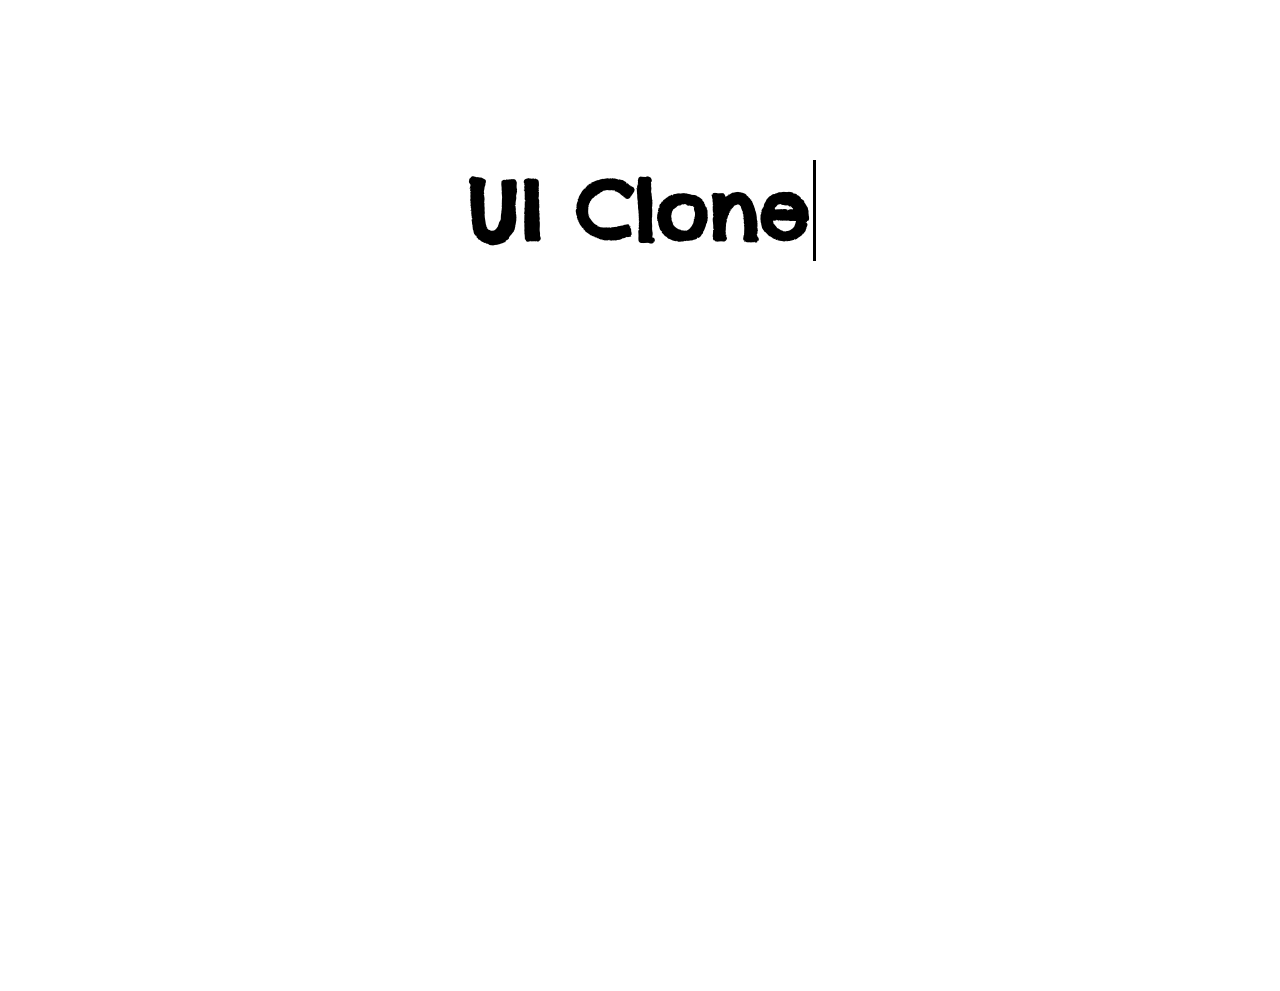
<file: index.html>
<!DOCTYPE html>
<html lang="en">
<head>
    <meta charset="UTF-8">
    <meta name="viewport" content="width=device-width, initial-scale=1.0">
    
    <!-- Primary Meta Tags -->
    <title>UI Clones - Ch0udharyJi</title>
    <meta name="title" content="UI Clones - Ch0udharyJi">
    <meta name="description" content="A showcase of popular website UI clones built from scratch by Ch0udharyJi.">
    <meta name="author" content="Ch0udharyJi">

    <meta name="theme-color" content="#121212">

    <!-- Open Graph / Facebook / LinkedIn / Discord -->
    <meta property="og:type" content="website">
    <meta property="og:url" content="https://ch0udharyji.github.io/ui-clones/">
    <meta property="og:title" content="UI Clones - Ch0udharyJi">
    <meta property="og:description" content="A showcase of popular website UI clones built from scratch by Ch0udharyJi.">

    <!-- Twitter -->
    <meta property="twitter:card" content="summary">
    <meta property="twitter:url" content="https://ch0udharyji.github.io/ui-clones/">
    <meta property="twitter:title" content="UI Clones - Ch0udharyJi">
    <meta property="twitter:description" content="A showcase of popular website UI clones built from scratch by Ch0udharyJi.">
    <meta property="twitter:creator" content="@ch0udharyJiX">

    <link rel="stylesheet" href="styles.css">
    <link rel="stylesheet" href="https://cdnjs.cloudflare.com/ajax/libs/font-awesome/6.5.1/css/all.min.css">
    <link rel="preconnect" href="https://fonts.googleapis.com">
    <link rel="preconnect" href="https://fonts.gstatic.com" crossorigin>
    <link href="https://fonts.googleapis.com/css2?family=Chelsea+Market&family=Google+Sans+Code:ital,wght,MONO@0,300..800,1;1,300..800,1&display=swap" rel="stylesheet">
</head>
<body class="site-loading">

  <header>
    <a href="index.html">Home</a>
    <a href="security-pg.html">Security</a>
    <a href="lic-pg.html">License</a>
    <button id="themeToggleBtn" class="theme-toggle" aria-label="Toggle Dark Mode">
      <i class="fa-solid fa-moon"></i>
    </button>
  </header>
  
  <div class="center-part">
    <div class="heading-txt">
      <h1>UI Clones</h1>
    </div>
    
    <div class="description-txt">
      <p class="p1-txt">Here I rebuild popular websites ui (with few features) from scratch as my practice and showcase it and store it in this github repo.</p>
      <p class="p2-txt">Right now, you are seeing the web view of it.....</p>
    </div>
    
    <div class="projects-grid">
      <a href="./X/x-home.html" class="minimal-card x-go-btn">
        <div class="minimal-card-left">
          <i class="fa-brands fa-x-twitter x-logo-icon"></i>
          <span class="project-title">X (Twitter)</span>
        </div>
        <div class="minimal-card-right">
          <i class="fa-solid fa-arrow-right"></i>
        </div>
      </a>

      <a href="./Instagram/login.html" class="minimal-card instagram-go-btn">
        <div class="minimal-card-left">
          <i class="fa-brands fa-instagram insta-gradient"></i>
          <span class="project-title">Instagram</span>
        </div>
        <div class="minimal-card-right">
          <i class="fa-solid fa-arrow-right"></i>
        </div>
      </a>

      <a href="./Work In Progress/under-dev.html" class="minimal-card linkedin-go-btn">
        <div class="minimal-card-left">
          <i class="fa-brands fa-linkedin" style="color: #0A66C2;"></i>
          <span class="project-title">LinkedIn</span>
        </div>
        <div class="minimal-card-right">
          <i class="fa-solid fa-arrow-right"></i>
        </div>
      </a>
    </div>
    
  </div>

  <a href="#" class="go-up-btn" id="goUpBtn"><i class="fa-solid fa-arrow-up"></i></a>

  <div class="social-footer">
  <a href="https://www.hackerrank.com/profile/ch0udharyji" target="_blank" aria-label="HackerRank">
    <i class="fab fa-hackerrank"></i>
  </a>
  <a href="https://leetcode.com/u/ch0udharyji/" target="_blank" aria-label="LeetCode">
    <i class="fas fa-code"></i>
  </a>
  <a href="https://www.linkedin.com/in/ch0udharyji/" target="_blank" aria-label="LinkedIn">
    <i class="fab fa-linkedin"></i>
  </a>
  <a href="https://www.kaggle.com/shubhamch0udhary" target="_blank" aria-label="Kaggle">
    <i class="fab fa-kaggle"></i>
  </a>
  <a href="https://github.com/ch0udharyji" target="_blank" aria-label="GitHub">
    <i class="fab fa-github"></i>
  </a>
  <a href="https://x.com/ch0udharyJiX" target="_blank" aria-label="X">
    <i class="fab fa-x-twitter"></i>
  </a>
</div>
  <div id="loading-overlay" class="loading-overlay">
    <div class="loader"></div>
    <p>Loading clone...</p>
  </div>

  <script src="scripts.js"></script>
</body>
</html>
</file>
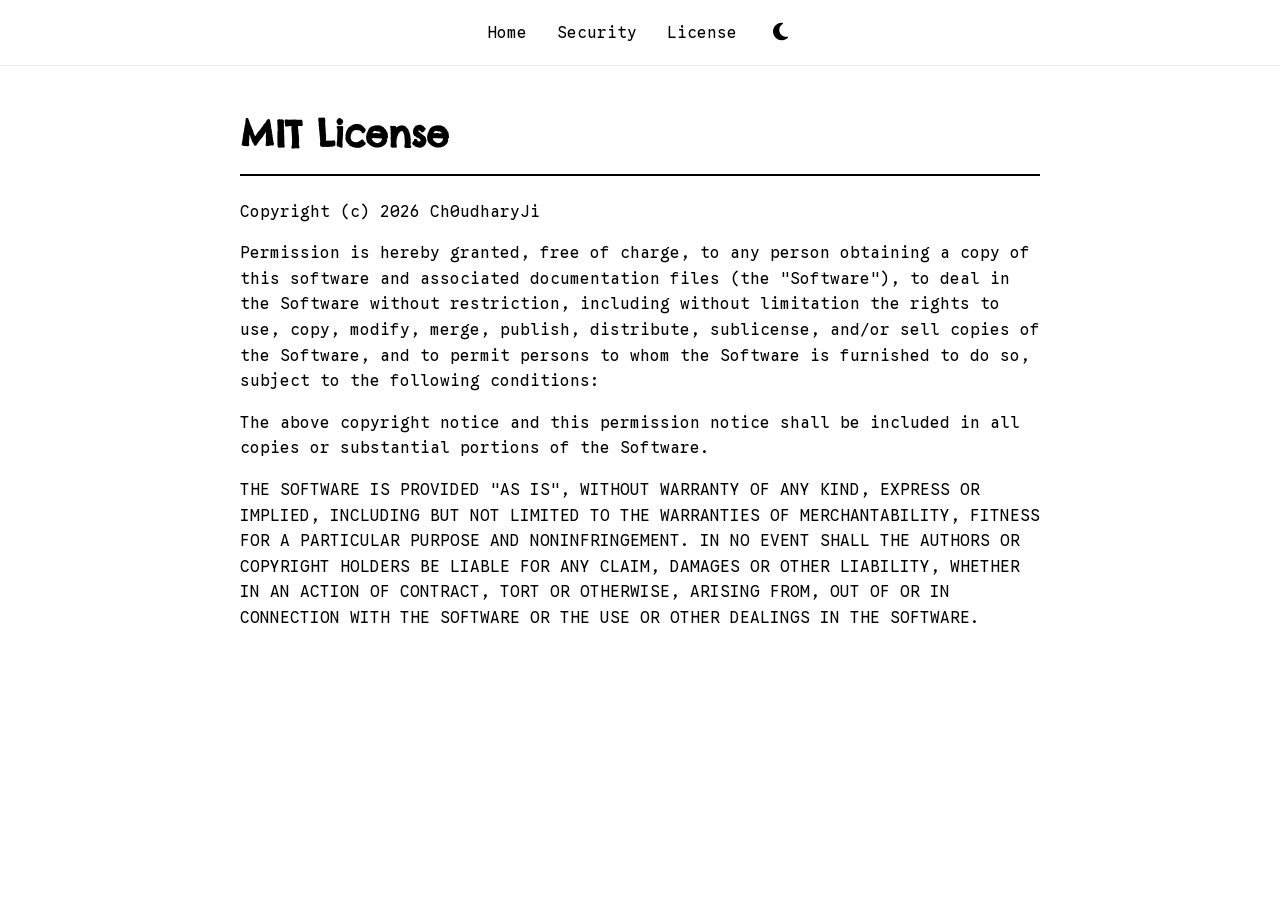
<file: lic-pg.html>
<!DOCTYPE html>
<html lang="en">
<head>
    <meta charset="UTF-8">
    <meta name="viewport" content="width=device-width, initial-scale=1.0">
    
    <!-- Primary Meta Tags -->
    <title>License - UI Clones</title>
    <meta name="title" content="License - UI Clones">
    <meta name="description" content="MIT License for Ch0udharyJi's UI Clones repository.">
    <meta name="author" content="Ch0udharyJi">

    <meta name="theme-color" content="#121212">

    <!-- Open Graph / Facebook / LinkedIn / Discord -->
    <meta property="og:type" content="website">
    <meta property="og:url" content="https://ch0udharyji.github.io/ui-clones/lic-pg.html">
    <meta property="og:title" content="License - UI Clones">
    <meta property="og:description" content="MIT License for Ch0udharyJi's UI Clones repository.">

    <!-- Twitter -->
    <meta property="twitter:card" content="summary">
    <meta property="twitter:url" content="https://ch0udharyji.github.io/ui-clones/lic-pg.html">
    <meta property="twitter:title" content="License - UI Clones">
    <meta property="twitter:description" content="MIT License for Ch0udharyJi's UI Clones repository.">
    <meta property="twitter:creator" content="@ch0udharyJiX">

    <link rel="stylesheet" href="styles.css">
    <link rel="stylesheet" href="https://cdnjs.cloudflare.com/ajax/libs/font-awesome/6.5.1/css/all.min.css">
    <link rel="preconnect" href="https://fonts.googleapis.com">
    <link rel="preconnect" href="https://fonts.gstatic.com" crossorigin>
    <link href="https://fonts.googleapis.com/css2?family=Chelsea+Market&family=Google+Sans+Code:ital,wght,MONO@0,300..800,1;1,300..800,1&display=swap" rel="stylesheet">
</head>
<body>

  <header>
    <a href="index.html">Home</a>
    <a href="security-pg.html">Security</a>
    <a href="lic-pg.html">License</a>
    <button id="themeToggleBtn" class="theme-toggle" aria-label="Toggle Dark Mode">
      <i class="fa-solid fa-moon"></i>
    </button>
  </header>

  <div class="page-content">
    <h1>MIT License</h1>
    
    <p>Copyright (c) 2026 Ch0udharyJi</p>
    
    <p>Permission is hereby granted, free of charge, to any person obtaining a copy
    of this software and associated documentation files (the "Software"), to deal
    in the Software without restriction, including without limitation the rights
    to use, copy, modify, merge, publish, distribute, sublicense, and/or sell
    copies of the Software, and to permit persons to whom the Software is
    furnished to do so, subject to the following conditions:</p>
    
    <p>The above copyright notice and this permission notice shall be included in all
    copies or substantial portions of the Software.</p>
    
    <p>THE SOFTWARE IS PROVIDED "AS IS", WITHOUT WARRANTY OF ANY KIND, EXPRESS OR
    IMPLIED, INCLUDING BUT NOT LIMITED TO THE WARRANTIES OF MERCHANTABILITY,
    FITNESS FOR A PARTICULAR PURPOSE AND NONINFRINGEMENT. IN NO EVENT SHALL THE
    AUTHORS OR COPYRIGHT HOLDERS BE LIABLE FOR ANY CLAIM, DAMAGES OR OTHER
    LIABILITY, WHETHER IN AN ACTION OF CONTRACT, TORT OR OTHERWISE, ARISING FROM,
    OUT OF OR IN CONNECTION WITH THE SOFTWARE OR THE USE OR OTHER DEALINGS IN THE
    SOFTWARE.</p>
  </div>

  <script src="scripts.js"></script>
</body>
</html>
</file>
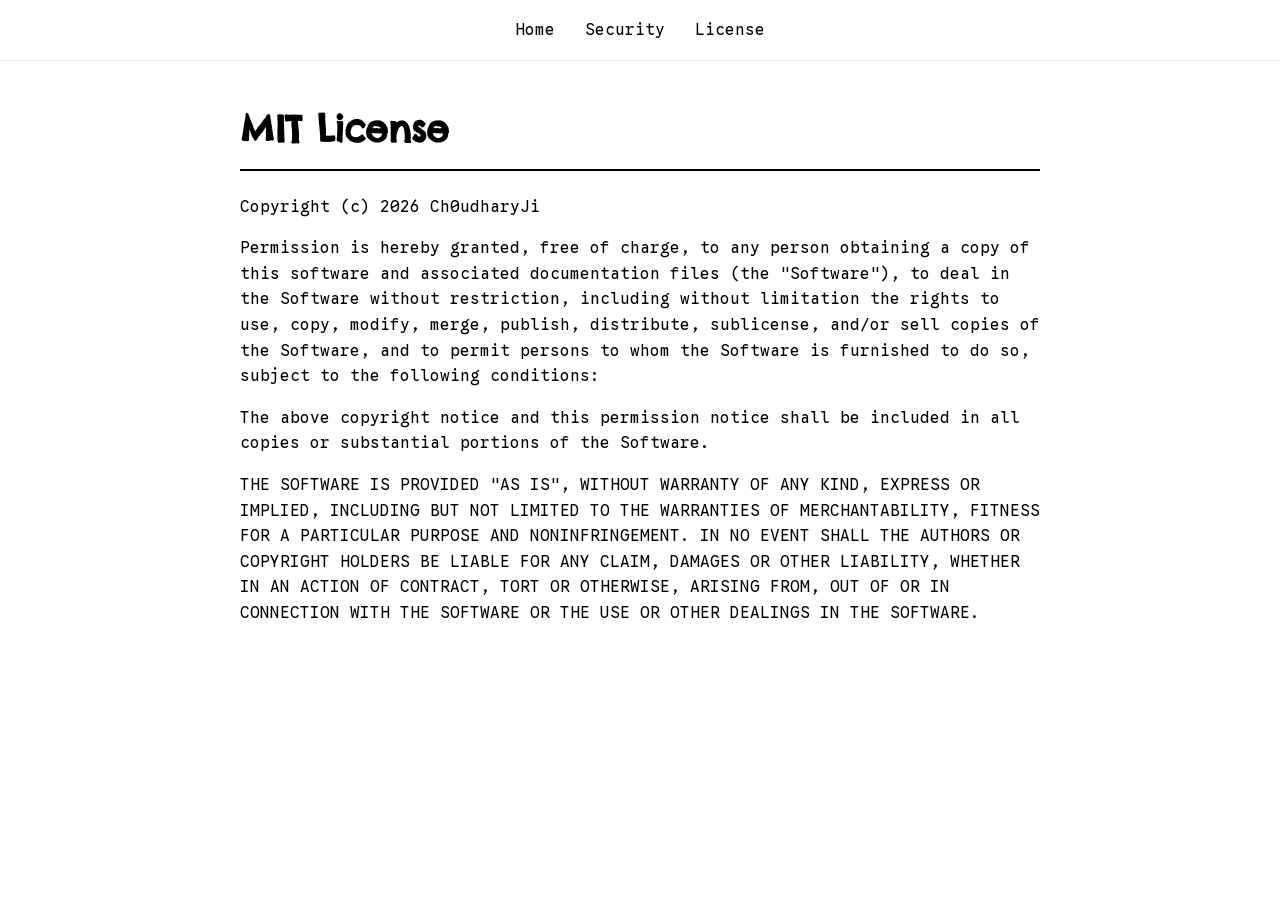
<file: license-pg.html>
<!DOCTYPE html>
<html lang="en">
<head>
    <meta charset="UTF-8">
    <meta name="viewport" content="width=device-width, initial-scale=1.0">
    <title>License - UI Clones</title>
    <link rel="stylesheet" href="styles.css">
    <link rel="preconnect" href="https://fonts.googleapis.com">
    <link rel="preconnect" href="https://fonts.gstatic.com" crossorigin>
    <link href="https://fonts.googleapis.com/css2?family=Chelsea+Market&family=Google+Sans+Code:ital,wght,MONO@0,300..800,1;1,300..800,1&display=swap" rel="stylesheet">
</head>
<body>

  <header>
    <a href="index.html">Home</a>
    <a href="security-pg.html">Security</a>
    <a href="license-pg.html">License</a>
  </header>

  <div class="page-content">
    <h1>MIT License</h1>
    
    <p>Copyright (c) 2026 Ch0udharyJi</p>
    
    <p>Permission is hereby granted, free of charge, to any person obtaining a copy
    of this software and associated documentation files (the "Software"), to deal
    in the Software without restriction, including without limitation the rights
    to use, copy, modify, merge, publish, distribute, sublicense, and/or sell
    copies of the Software, and to permit persons to whom the Software is
    furnished to do so, subject to the following conditions:</p>
    
    <p>The above copyright notice and this permission notice shall be included in all
    copies or substantial portions of the Software.</p>
    
    <p>THE SOFTWARE IS PROVIDED "AS IS", WITHOUT WARRANTY OF ANY KIND, EXPRESS OR
    IMPLIED, INCLUDING BUT NOT LIMITED TO THE WARRANTIES OF MERCHANTABILITY,
    FITNESS FOR A PARTICULAR PURPOSE AND NONINFRINGEMENT. IN NO EVENT SHALL THE
    AUTHORS OR COPYRIGHT HOLDERS BE LIABLE FOR ANY CLAIM, DAMAGES OR OTHER
    LIABILITY, WHETHER IN AN ACTION OF CONTRACT, TORT OR OTHERWISE, ARISING FROM,
    OUT OF OR IN CONNECTION WITH THE SOFTWARE OR THE USE OR OTHER DEALINGS IN THE
    SOFTWARE.</p>
  </div>

</body>
</html>
</file>
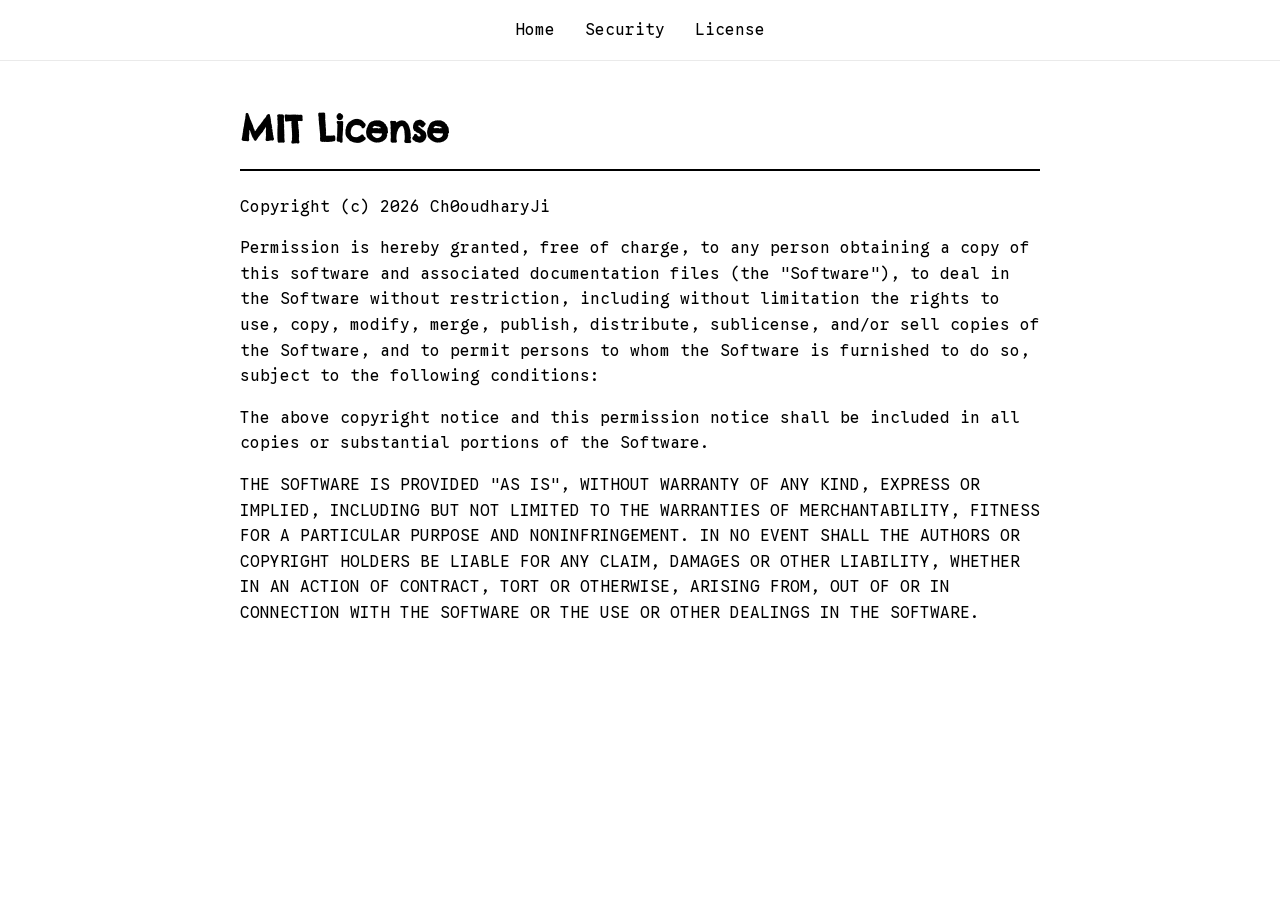
<file: license.html>
<!DOCTYPE html>
<html lang="en">
<head>
    <meta charset="UTF-8">
    <meta name="viewport" content="width=device-width, initial-scale=1.0">
    <title>License - UI Clones</title>
    <link rel="stylesheet" href="styles.css">
    <link rel="preconnect" href="https://fonts.googleapis.com">
    <link rel="preconnect" href="https://fonts.gstatic.com" crossorigin>
    <link href="https://fonts.googleapis.com/css2?family=Chelsea+Market&family=Google+Sans+Code:ital,wght,MONO@0,300..800,1;1,300..800,1&display=swap" rel="stylesheet">
</head>
<body>

  <header>
    <a href="index.html">Home</a>
    <a href="security.html">Security</a>
    <a href="license.html">License</a>
  </header>

  <div class="page-content">
    <h1>MIT License</h1>
    
    <p>Copyright (c) 2026 Ch0oudharyJi</p>
    
    <p>Permission is hereby granted, free of charge, to any person obtaining a copy
    of this software and associated documentation files (the "Software"), to deal
    in the Software without restriction, including without limitation the rights
    to use, copy, modify, merge, publish, distribute, sublicense, and/or sell
    copies of the Software, and to permit persons to whom the Software is
    furnished to do so, subject to the following conditions:</p>
    
    <p>The above copyright notice and this permission notice shall be included in all
    copies or substantial portions of the Software.</p>
    
    <p>THE SOFTWARE IS PROVIDED "AS IS", WITHOUT WARRANTY OF ANY KIND, EXPRESS OR
    IMPLIED, INCLUDING BUT NOT LIMITED TO THE WARRANTIES OF MERCHANTABILITY,
    FITNESS FOR A PARTICULAR PURPOSE AND NONINFRINGEMENT. IN NO EVENT SHALL THE
    AUTHORS OR COPYRIGHT HOLDERS BE LIABLE FOR ANY CLAIM, DAMAGES OR OTHER
    LIABILITY, WHETHER IN AN ACTION OF CONTRACT, TORT OR OTHERWISE, ARISING FROM,
    OUT OF OR IN CONNECTION WITH THE SOFTWARE OR THE USE OR OTHER DEALINGS IN THE
    SOFTWARE.</p>
  </div>

</body>
</html>
</file>
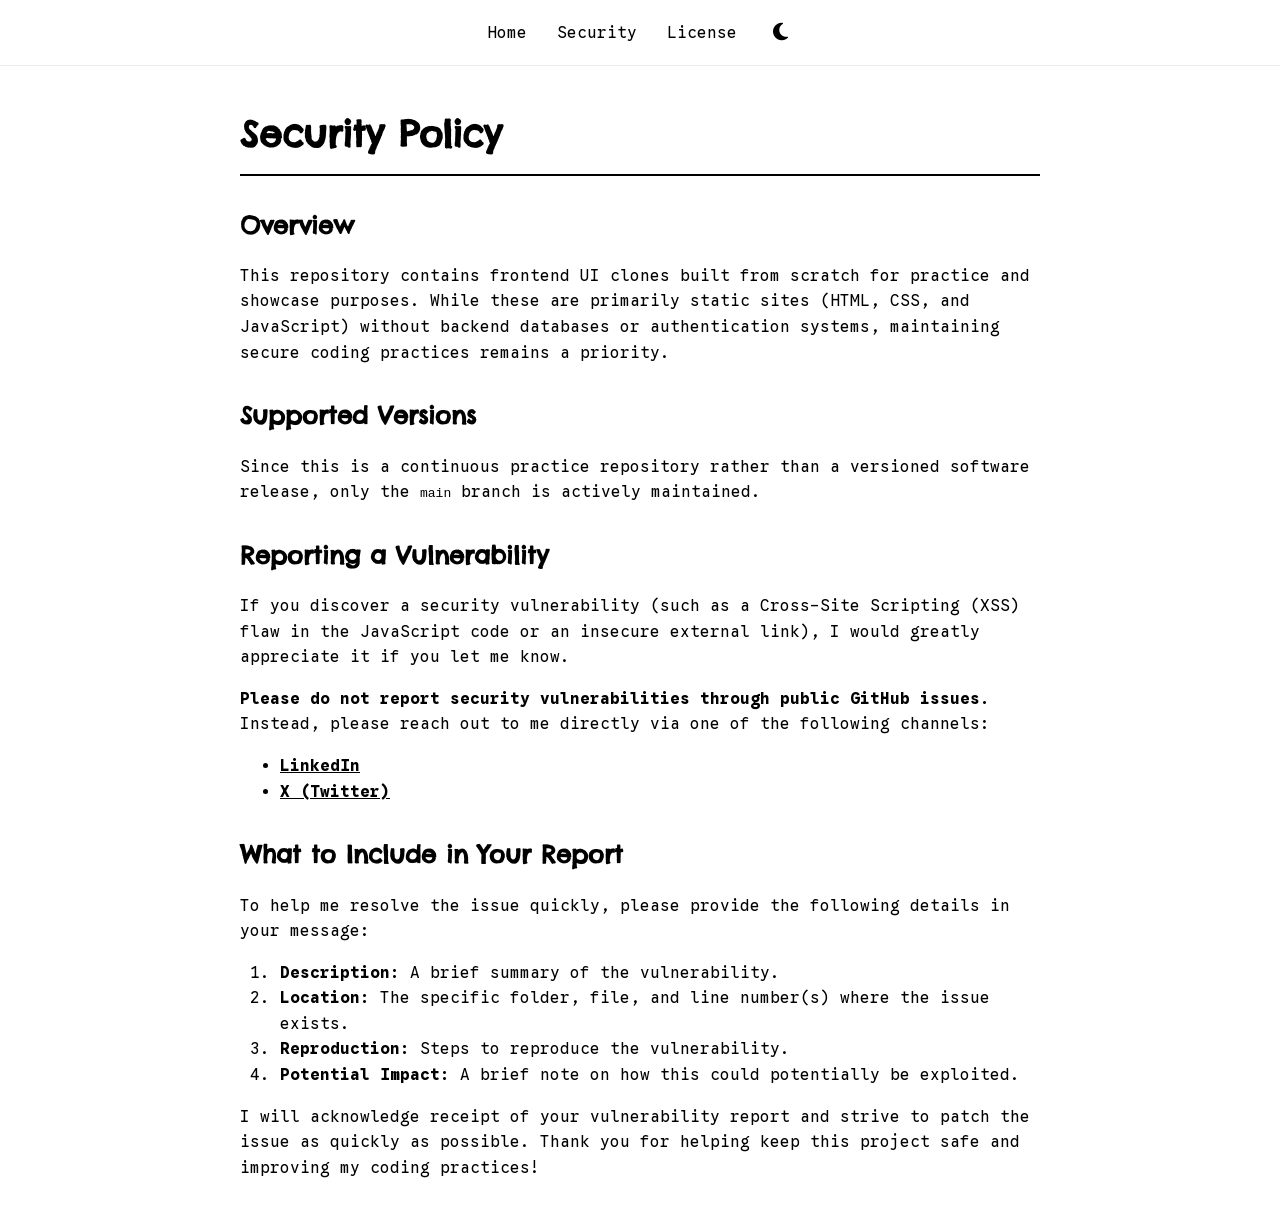
<file: security-pg.html>
<!DOCTYPE html>
<html lang="en">
<head>
    <meta charset="UTF-8">
    <meta name="viewport" content="width=device-width, initial-scale=1.0">
    
    <!-- Primary Meta Tags -->
    <title>Security Policy - UI Clones</title>
    <meta name="title" content="Security Policy - UI Clones">
    <meta name="description" content="Security Policy for Ch0udharyJi's UI Clones repository.">
    <meta name="author" content="Ch0udharyJi">

    <meta name="theme-color" content="#121212">

    <!-- Open Graph / Facebook / LinkedIn / Discord -->
    <meta property="og:type" content="website">
    <meta property="og:url" content="https://ch0udharyji.github.io/ui-clones/security-pg.html">
    <meta property="og:title" content="Security Policy - UI Clones">
    <meta property="og:description" content="Security Policy for Ch0udharyJi's UI Clones repository.">

    <!-- Twitter -->
    <meta property="twitter:card" content="summary">
    <meta property="twitter:url" content="https://ch0udharyji.github.io/ui-clones/security-pg.html">
    <meta property="twitter:title" content="Security Policy - UI Clones">
    <meta property="twitter:description" content="Security Policy for Ch0udharyJi's UI Clones repository.">
    <meta property="twitter:creator" content="@ch0udharyJiX">

    <link rel="stylesheet" href="styles.css">
    <link rel="stylesheet" href="https://cdnjs.cloudflare.com/ajax/libs/font-awesome/6.5.1/css/all.min.css">
    <link rel="preconnect" href="https://fonts.googleapis.com">
    <link rel="preconnect" href="https://fonts.gstatic.com" crossorigin>
    <link href="https://fonts.googleapis.com/css2?family=Chelsea+Market&family=Google+Sans+Code:ital,wght,MONO@0,300..800,1;1,300..800,1&display=swap" rel="stylesheet">
</head>
<body>

  <header>
    <a href="index.html">Home</a>
    <a href="security-pg.html">Security</a>
    <a href="lic-pg.html">License</a>
    <button id="themeToggleBtn" class="theme-toggle" aria-label="Toggle Dark Mode">
      <i class="fa-solid fa-moon"></i>
    </button>
  </header>

  <div class="page-content">
    <h1>Security Policy</h1>
    
    <h2>Overview</h2>
    <p>This repository contains frontend UI clones built from scratch for practice and showcase purposes. While these are primarily static sites (HTML, CSS, and JavaScript) without backend databases or authentication systems, maintaining secure coding practices remains a priority.</p>

    <h2>Supported Versions</h2>
    <p>Since this is a continuous practice repository rather than a versioned software release, only the <code>main</code> branch is actively maintained.</p>

    <h2>Reporting a Vulnerability</h2>
    <p>If you discover a security vulnerability (such as a Cross-Site Scripting (XSS) flaw in the JavaScript code or an insecure external link), I would greatly appreciate it if you let me know.</p>
    
    <p><strong>Please do not report security vulnerabilities through public GitHub issues.</strong> Instead, please reach out to me directly via one of the following channels:</p>
    <ul>
      <li><a href="https://www.linkedin.com/in/ch0udharyji/" target="_blank">LinkedIn</a></li>
      <li><a href="https://x.com/ch0udharyJiX" target="_blank">X (Twitter)</a></li>
    </ul>

    <h2>What to Include in Your Report</h2>
    <p>To help me resolve the issue quickly, please provide the following details in your message:</p>
    <ol>
      <li><strong>Description:</strong> A brief summary of the vulnerability.</li>
      <li><strong>Location:</strong> The specific folder, file, and line number(s) where the issue exists.</li>
      <li><strong>Reproduction:</strong> Steps to reproduce the vulnerability.</li>
      <li><strong>Potential Impact:</strong> A brief note on how this could potentially be exploited.</li>
    </ol>

    <p>I will acknowledge receipt of your vulnerability report and strive to patch the issue as quickly as possible. Thank you for helping keep this project safe and improving my coding practices!</p>
  </div>

  <script src="scripts.js"></script>
</body>
</html>
</file>
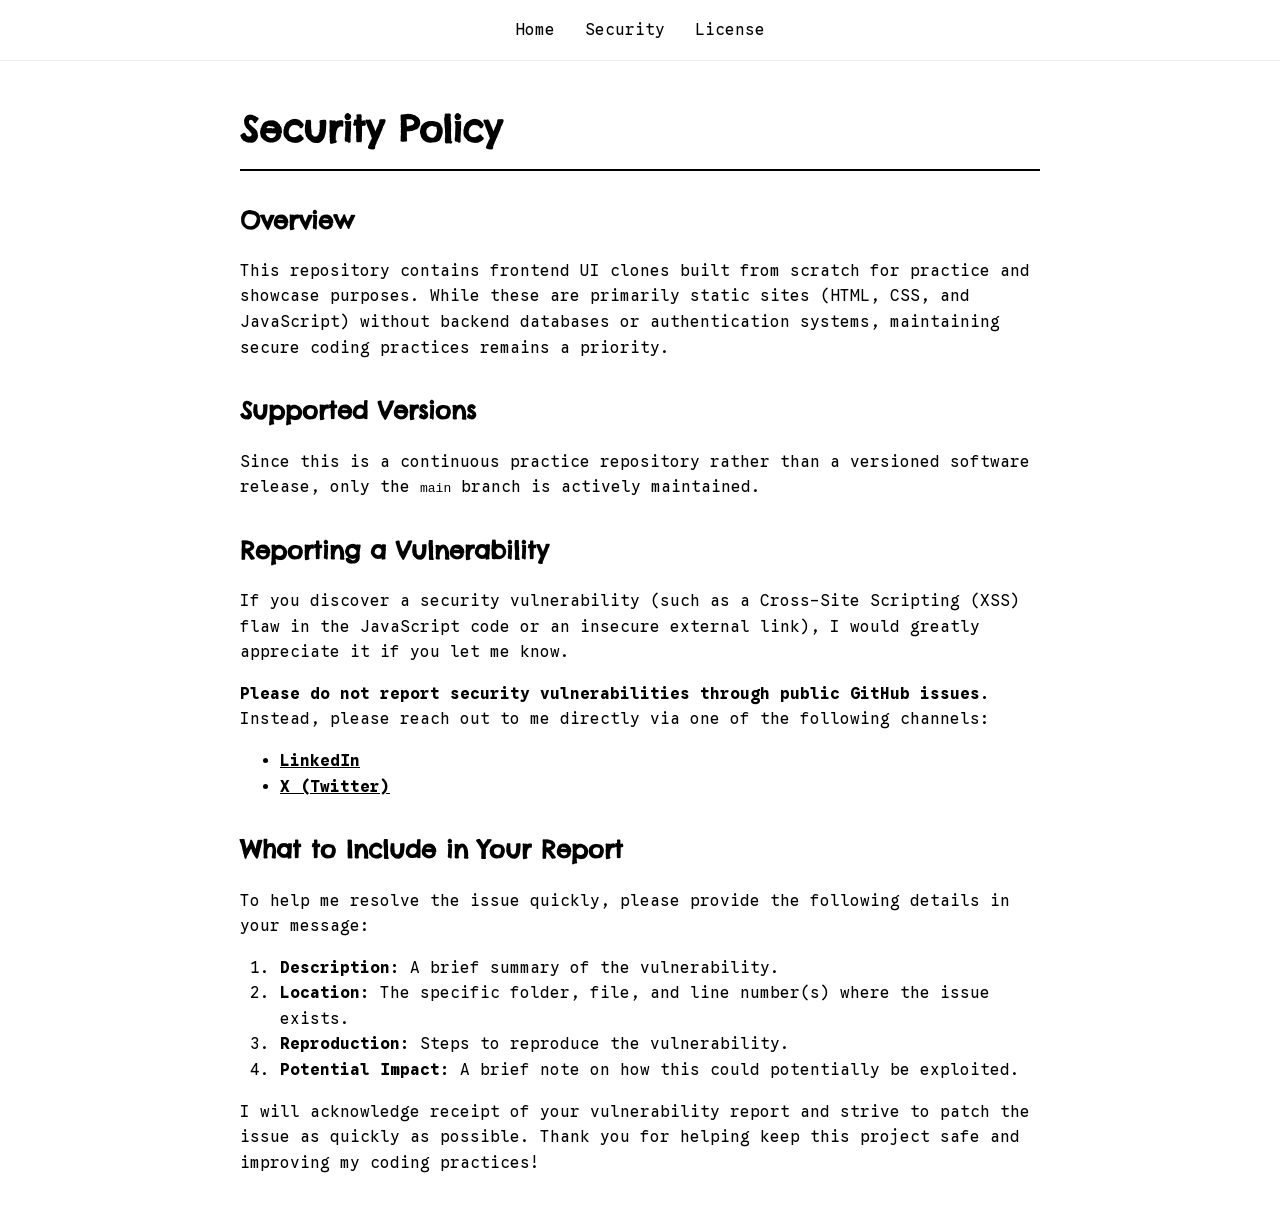
<file: security.html>
<!DOCTYPE html>
<html lang="en">
<head>
    <meta charset="UTF-8">
    <meta name="viewport" content="width=device-width, initial-scale=1.0">
    <title>Security Policy - UI Clones</title>
    <link rel="stylesheet" href="styles.css">
    <link rel="preconnect" href="https://fonts.googleapis.com">
    <link rel="preconnect" href="https://fonts.gstatic.com" crossorigin>
    <link href="https://fonts.googleapis.com/css2?family=Chelsea+Market&family=Google+Sans+Code:ital,wght,MONO@0,300..800,1;1,300..800,1&display=swap" rel="stylesheet">
</head>
<body>

  <header>
    <a href="index.html">Home</a>
    <a href="security.html">Security</a>
    <a href="license.html">License</a>
  </header>

  <div class="page-content">
    <h1>Security Policy</h1>
    
    <h2>Overview</h2>
    <p>This repository contains frontend UI clones built from scratch for practice and showcase purposes. While these are primarily static sites (HTML, CSS, and JavaScript) without backend databases or authentication systems, maintaining secure coding practices remains a priority.</p>

    <h2>Supported Versions</h2>
    <p>Since this is a continuous practice repository rather than a versioned software release, only the <code>main</code> branch is actively maintained.</p>

    <h2>Reporting a Vulnerability</h2>
    <p>If you discover a security vulnerability (such as a Cross-Site Scripting (XSS) flaw in the JavaScript code or an insecure external link), I would greatly appreciate it if you let me know.</p>
    
    <p><strong>Please do not report security vulnerabilities through public GitHub issues.</strong> Instead, please reach out to me directly via one of the following channels:</p>
    <ul>
      <li><a href="https://www.linkedin.com/in/ch0udharyji/" target="_blank">LinkedIn</a></li>
      <li><a href="https://x.com/ch0udharyJiX" target="_blank">X (Twitter)</a></li>
    </ul>

    <h2>What to Include in Your Report</h2>
    <p>To help me resolve the issue quickly, please provide the following details in your message:</p>
    <ol>
      <li><strong>Description:</strong> A brief summary of the vulnerability.</li>
      <li><strong>Location:</strong> The specific folder, file, and line number(s) where the issue exists.</li>
      <li><strong>Reproduction:</strong> Steps to reproduce the vulnerability.</li>
      <li><strong>Potential Impact:</strong> A brief note on how this could potentially be exploited.</li>
    </ol>

    <p>I will acknowledge receipt of your vulnerability report and strive to patch the issue as quickly as possible. Thank you for helping keep this project safe and improving my coding practices!</p>
  </div>

</body>
</html>
</file>
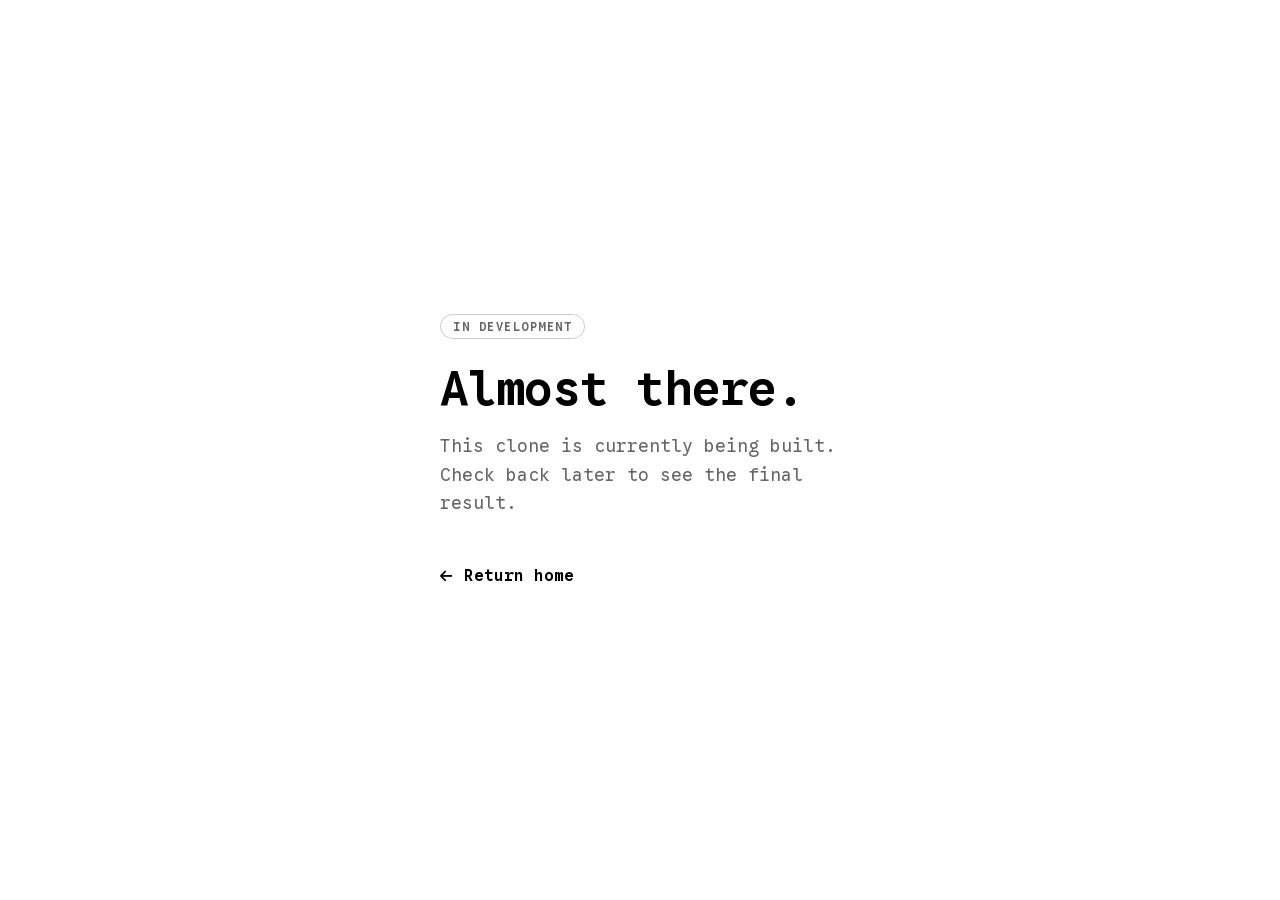
<file: Work In Progress/under-dev.html>
<!DOCTYPE html>
<html lang="en">
<head>
    <meta charset="UTF-8">
    <meta name="viewport" content="width=device-width, initial-scale=1.0">
    <title>Work In Progress</title>
    <script>
        const savedTheme = localStorage.getItem('theme');
        if (savedTheme) {
            document.documentElement.setAttribute('data-theme', savedTheme);
        } else if (window.matchMedia && window.matchMedia('(prefers-color-scheme: dark)').matches) {
            document.documentElement.setAttribute('data-theme', 'dark');
        }
    </script>
    <link rel="stylesheet" href="../styles.css">
    <link rel="stylesheet" href="https://cdnjs.cloudflare.com/ajax/libs/font-awesome/6.5.1/css/all.min.css">
    <link href="https://fonts.googleapis.com/css2?family=Google+Sans+Code:wght@400;600&display=swap" rel="stylesheet">
    <style>
        body {
            margin: 0;
            padding: 0;
            display: flex;
            justify-content: center;
            align-items: center;
            min-height: 100vh;
            background-color: var(--bg-color);
            color: var(--text-color);
            font-family: 'Google Sans Code', monospace;
            transition: background-color 0.5s ease, color 0.5s ease;
        }
        .content-wrapper {
            max-width: 600px;
            padding: 40px;
            text-align: left;
        }
        .status-badge {
            display: inline-block;
            font-size: 12px;
            font-weight: 600;
            letter-spacing: 1.5px;
            text-transform: uppercase;
            color: var(--text-muted);
            margin-bottom: 24px;
            border: 1px solid var(--border-hover-color);
            padding: 4px 12px;
            border-radius: 100px;
        }
        h1 {
            font-size: 48px;
            font-weight: 600;
            margin: 0 0 16px 0;
            color: var(--text-color);
            line-height: 1.1;
            letter-spacing: -1px;
        }
        p {
            font-size: 18px;
            line-height: 1.6;
            color: var(--text-muted);
            margin: 0 0 48px 0;
            max-width: 400px;
        }
        .go-back-btn {
            display: inline-flex;
            align-items: center;
            gap: 12px;
            color: var(--text-color);
            text-decoration: none;
            font-weight: 600;
            font-size: 16px;
            transition: color 0.3s ease;
        }
        .go-back-btn i {
            font-size: 14px;
            transition: transform 0.3s cubic-bezier(0.25, 0.8, 0.25, 1);
        }
        .go-back-btn:hover {
            color: var(--text-muted);
        }
        .go-back-btn:hover i {
            transform: translateX(-6px);
        }
    </style>
</head>
<body>
    <div class="content-wrapper">
        <div class="status-badge">In Development</div>
        <h1>Almost there.</h1>
        <p>This clone is currently being built. Check back later to see the final result.</p>
        <a href="../index.html" class="go-back-btn">
            <i class="fa-solid fa-arrow-left"></i> Return home
        </a>
    </div>
</body>
</html>
</file>
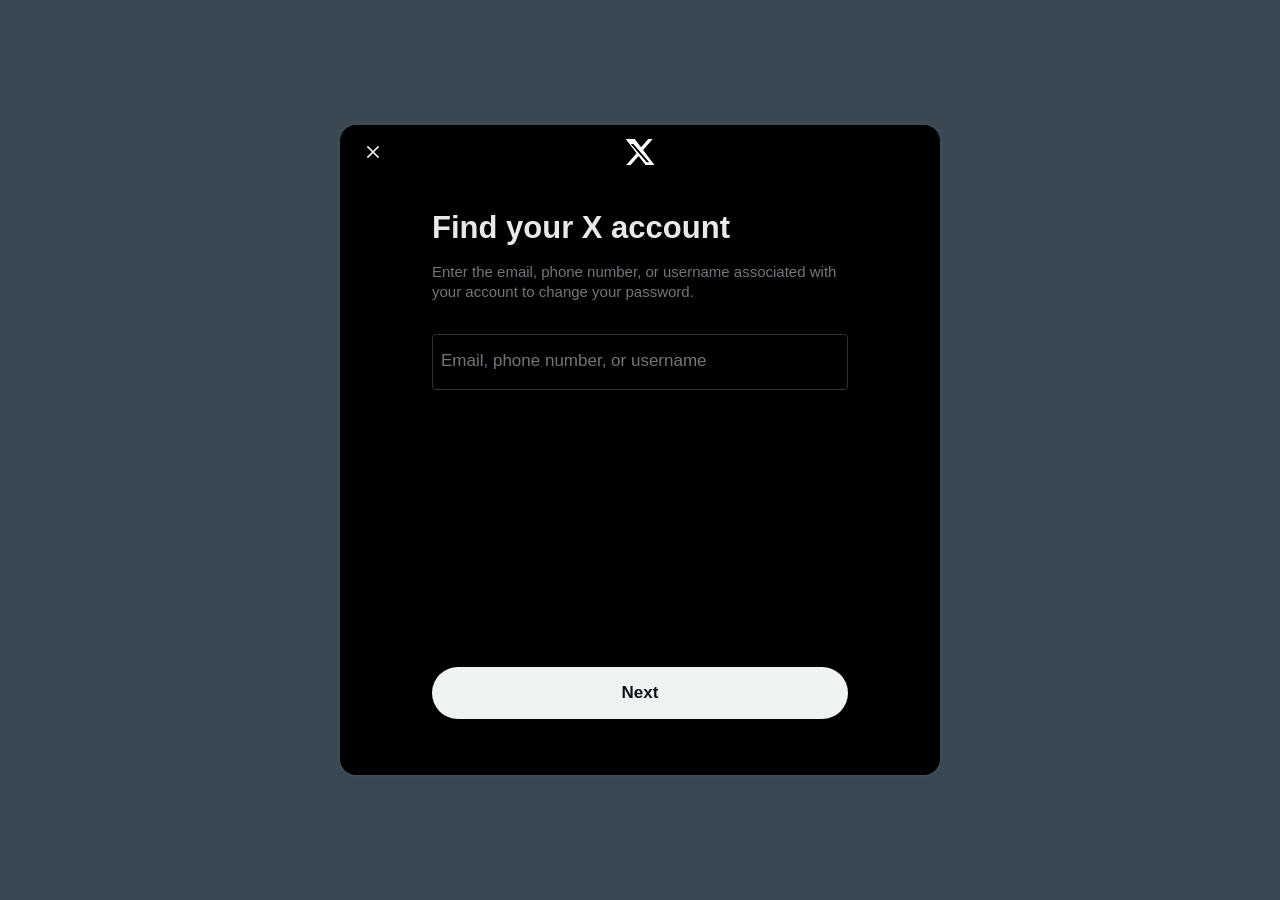
<file: X/Forgot-Password/forgot-password.html>
<!doctype html>
<html lang="en">
  <head>
    <meta charset="UTF-8" />
    <meta name="viewport" content="width=device-width, initial-scale=1.0" />
    <title>Password reset / X</title>
    <link rel="stylesheet" href="forgot-password-styles.css" />
  </head>
  <body>
    <div class="overlay">
      <div class="modal">
        <div class="modal-header">
          <a href="../x-home.html" class="close-btn">
            <svg viewBox="0 0 24 24" aria-hidden="true">
              <g>
                <path
                  d="M10.59 12L4.54 5.96l1.42-1.42L12 10.59l6.04-6.05 1.42 1.42L13.41 12l6.05 6.04-1.42 1.42L12 13.41l-6.04 6.05-1.42-1.42L10.59 12z"
                ></path>
              </g>
            </svg>
          </a>
          <div class="logo">
            <svg viewBox="0 0 24 24" aria-hidden="true" fill="#fff">
              <g>
                <path
                  d="M18.244 2.25h3.308l-7.227 8.26 8.502 11.24H16.17l-5.214-6.817L4.99 21.75H1.68l7.73-8.835L1.254 2.25H8.08l4.713 6.231zm-1.161 17.52h1.833L7.008 5.96H5.078z"
                ></path>
              </g>
            </svg>
          </div>
          <div class="spacer"></div>
        </div>
        <div class="modal-content">
          <h1>Find your X account</h1>
          <p class="subtitle">
            Enter the email, phone number, or username associated with your
            account to change your password.
          </p>
          <div class="input-group">
            <input type="text" id="identifier" placeholder=" " required />
            <label for="identifier">Email, phone number, or username</label>
          </div>
          <div class="flex-spacer"></div>
          <a
            href="../Login/x-login.html"
            class="btn btn-primary btn-large w-100"
            >Next</a
          >
        </div>
      </div>
    </div>
  </body>
</html>
</file>
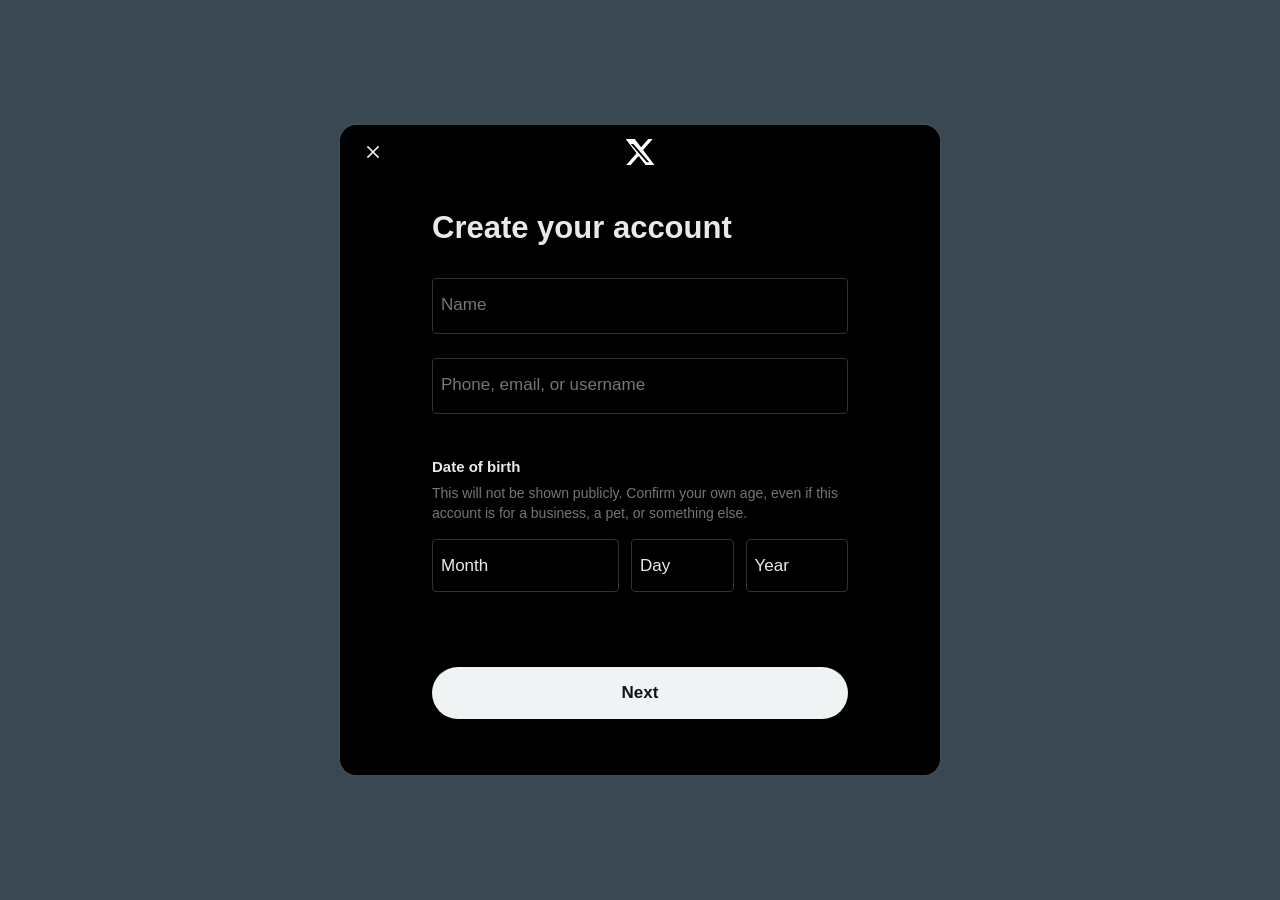
<file: X/Sign-Up/sign-up.html>
<!doctype html>
<html lang="en">
  <head>
    <meta charset="UTF-8" />
    <meta name="viewport" content="width=device-width, initial-scale=1.0" />
    <title>Sign up for X / X</title>
    <link rel="stylesheet" href="sign-up-styles.css" />
  </head>
  <body>
    <div class="overlay">
      <div class="modal">
        <div class="modal-header">
          <a href="../x-home.html" class="close-btn">
            <svg viewBox="0 0 24 24" aria-hidden="true">
              <g>
                <path
                  d="M10.59 12L4.54 5.96l1.42-1.42L12 10.59l6.04-6.05 1.42 1.42L13.41 12l6.05 6.04-1.42 1.42L12 13.41l-6.04 6.05-1.42-1.42L10.59 12z"
                ></path>
              </g>
            </svg>
          </a>
          <div class="logo">
            <svg viewBox="0 0 24 24" aria-hidden="true" fill="#fff">
              <g>
                <path
                  d="M18.244 2.25h3.308l-7.227 8.26 8.502 11.24H16.17l-5.214-6.817L4.99 21.75H1.68l7.73-8.835L1.254 2.25H8.08l4.713 6.231zm-1.161 17.52h1.833L7.008 5.96H5.078z"
                ></path>
              </g>
            </svg>
          </div>
          <div class="spacer"></div>
        </div>
        <div class="modal-content">
          <h1>Create your account</h1>
          <div class="input-group">
            <input type="text" id="name" placeholder=" " required />
            <label for="name">Name</label>
          </div>
          <div class="input-group">
            <input type="email" id="email" placeholder=" " required />
            <label for="email">Phone, email, or username</label>
          </div>
          <div class="date-section">
            <h4>Date of birth</h4>
            <p>
              This will not be shown publicly. Confirm your own age, even if
              this account is for a business, a pet, or something else.
            </p>
            <div class="dob-selectors">
              <select aria-label="Month">
                <option value="" disabled selected>Month</option>
                <option value="1">January</option>
                <option value="2">February</option>
                <option value="3">March</option>
              </select>
              <select aria-label="Day">
                <option value="" disabled selected>Day</option>
                <option value="1">1</option>
                <option value="2">2</option>
                <option value="3">3</option>
              </select>
              <select aria-label="Year">
                <option value="" disabled selected>Year</option>
                <option value="2023">2023</option>
                <option value="2022">2022</option>
                <option value="2021">2021</option>
              </select>
            </div>
          </div>
          <div class="flex-spacer"></div>
          <a href="../index.html" class="btn btn-primary btn-large w-100"
            >Next</a
          >
        </div>
      </div>
    </div>
  </body>
</html>
</file>
<file: styles.css>
:root {
  --bg-color: #ffffff;
  --text-color: #000000;
  --text-muted: #666666;
  --card-bg: rgba(255, 255, 255, 0.8);
  --card-hover-bg: #ffffff;
  --border-color: rgba(0, 0, 0, 0.08);
  --border-hover-color: rgba(0, 0, 0, 0.2);
  --shadow-color: rgba(0, 0, 0, 0.03);
  --shadow-hover-color: rgba(0, 0, 0, 0.08);
  --footer-bg: rgba(255, 255, 255, 0.9);
  --footer-border: #eaeaea;
  --accent-color: #000000;
  --btn-text-color: #ffffff;
  --caret-color: #000000;
}

[data-theme="dark"] {
  --bg-color: #121212;
  --text-color: #ffffff;
  --text-muted: #aaaaaa;
  --card-bg: rgba(30, 30, 30, 0.8);
  --card-hover-bg: #2a2a2a;
  --border-color: rgba(255, 255, 255, 0.1);
  --border-hover-color: rgba(255, 255, 255, 0.3);
  --shadow-color: rgba(0, 0, 0, 0.2);
  --shadow-hover-color: rgba(0, 0, 0, 0.4);
  --footer-bg: rgba(18, 18, 18, 0.9);
  --footer-border: #333333;
  --accent-color: #ffffff;
  --btn-text-color: #000000;
  --caret-color: #ffffff;
}

.theme-toggle {
  background: transparent;
  border: none;
  color: var(--text-color);
  font-size: 20px;
  cursor: pointer;
  transition: transform 0.3s ease, color 0.3s ease;
}

.theme-toggle:hover {
  transform: rotate(20deg);
  opacity: 0.7;
}

body {
  transition: background-color 0.5s ease, color 0.5s ease;
}

.minimal-card, .social-footer, .go-up-btn, header {
  transition: background-color 0.5s ease, color 0.5s ease, border-color 0.5s ease, box-shadow 0.5s ease, transform 0.3s cubic-bezier(0.25, 0.8, 0.25, 1);
}

body {
  margin: 0;
  padding: 0;
  background-color: var(--bg-color);
  color: var(--text-color);
}

header {
  display: flex;
  justify-content: center;
  align-items: center;
  gap: 30px;
  padding: 20px 0;
  border-bottom: 1px solid var(--footer-border);
}

header a {
  font-family: 'Google Sans Code', monospace;
  font-size: 16px;
  color: var(--text-color);
  text-decoration: none;
  transition: opacity 0.2s ease;
}

header a:hover {
  opacity: 0.6;
  text-decoration: underline;
}

.heading-txt {
  font-family: 'Chelsea Market', cursive;
  font-size: 40px;
  margin-bottom: -80px;
}

.center-part {
  margin-top: 0;
  padding-top: 40px;
  padding-bottom: 120px;
  font-size: 16px;
  display: flex;
  flex-direction: column;
  align-items: center;
  justify-content: flex-start;
  min-height: 85vh;
}

.description-txt {
  background-color: transparent;
  margin-top: 10px;
  font-family: 'Google Sans Code', monospace;
  color: var(--text-color);
  width: 100%;
  max-width: 600px;
  padding: 0 20px;
  box-sizing: border-box;
  margin-bottom: 20px;
}

.p1-txt, .p2-txt {
  text-align: center;
  margin: 8px 0; 
}

.projects-grid {
  display: flex;
  flex-wrap: wrap;
  justify-content: center;
  gap: 24px;
  width: 100%;
  max-width: 800px;
  margin-top: 40px;
}

.minimal-card {
  display: flex;
  align-items: center;
  justify-content: space-between;
  width: 260px;
  background: var(--card-bg);
  backdrop-filter: blur(8px);
  border: 1px solid var(--border-color);
  border-radius: 100px;
  padding: 16px 24px;
  text-decoration: none;
  color: var(--text-color);
  box-shadow: 0 4px 15px var(--shadow-color);
  transition: all 0.3s cubic-bezier(0.25, 0.8, 0.25, 1);
}

.minimal-card:hover {
  background: var(--card-hover-bg);
  border-color: var(--border-hover-color);
  transform: translateY(-4px);
  box-shadow: 0 10px 25px var(--shadow-hover-color);
}

.minimal-card-left {
  display: flex;
  align-items: center;
  gap: 14px;
}

.minimal-card-left i {
  font-size: 24px;
}

.x-logo-icon {
  color: var(--text-color);
}

.insta-gradient {
  background: -webkit-linear-gradient(45deg, #f09433 0%, #e6683c 25%, #dc2743 50%, #cc2366 75%, #bc1888 100%);
  -webkit-background-clip: text;
  -webkit-text-fill-color: transparent;
}

.project-title {
  font-family: 'Google Sans Code', monospace;
  font-weight: 600;
  font-size: 16px;
  margin: 0;
  color: var(--text-color);
}

.minimal-card-right {
  display: flex;
  align-items: center;
}

.minimal-card-right i {
  font-size: 14px;
  color: var(--text-muted);
  transition: all 0.3s ease;
}

.minimal-card:hover .minimal-card-right i {
  color: var(--text-color);
  transform: translateX(3px) rotate(-45deg);
}

.social-footer {
  position: fixed;
  bottom: 0;
  left: 0;
  width: 100%;
  background: var(--footer-bg);
  backdrop-filter: blur(10px);
  z-index: 100;
  border-top: 1px solid var(--footer-border);
  display: flex;
  justify-content: center;
  align-items: center;
  gap: 24px;
  padding: 20px 0;
}

.go-up-btn {
  position: fixed;
  bottom: 100px;
  right: 30px;
  background-color: var(--text-color);
  color: var(--btn-text-color);
  width: 50px;
  height: 50px;
  border-radius: 50%;
  display: flex;
  justify-content: center;
  align-items: center;
  text-decoration: none;
  font-size: 20px;
  opacity: 0;
  pointer-events: none;
  transition: opacity 0.3s ease, transform 0.3s ease;
  z-index: 99;
}

.go-up-btn.visible {
  opacity: 1;
  pointer-events: auto;
}

.go-up-btn:hover {
  transform: translateY(-5px);
}

.social-footer a {
  color: var(--text-color);
  font-size: 24px;
  text-decoration: none;
  transition: color 0.3s ease, transform 0.3s ease;
}

.social-footer a:hover {
  color: var(--text-color);
  transform: translateY(-4px);
}

.page-content {
  max-width: 800px;
  margin: 40px auto;
  padding: 0 20px;
  font-family: 'Google Sans Code', monospace;
  line-height: 1.6;
}

.page-content h1, .page-content h2 {
  font-family: 'Chelsea Market', cursive;
  margin-top: 30px;
}

.page-content h1 {
  font-size: 36px;
  border-bottom: 2px solid var(--text-color);
  padding-bottom: 10px;
}

.page-content a {
  color: var(--text-color);
  font-weight: bold;
}

::-webkit-scrollbar {
  width: 8px;
  height: 8px;
}

::-webkit-scrollbar-track {
  background: transparent;
}

::-webkit-scrollbar-thumb {
  background: #ccc;
  border-radius: 10px;
}

::-webkit-scrollbar-thumb:hover {
  background: #999;
}

html {
  scrollbar-width: thin;
  scrollbar-color: #ccc transparent;
}

@media screen and (max-width: 768px) {
  .heading-txt {
    font-size: 36px;
    margin-bottom: -40px;
  }
  .center-part {
    margin-top: -30px;
    height: auto;
    min-height: 75vh;
    padding: 40px 0;
  }
  .social-footer {
    gap: 20px;
  }
}

@media screen and (max-width: 480px) {
  header {
    gap: 15px;
    padding: 15px 0;
  }
  .heading-txt {
    font-size: 30px;
    margin-bottom: -20px;
  }
  .center-part {
    margin-top: 0;
  }
  .description-txt {
    font-size: 14px;
  }
  .projects-interactive-area {
    flex-direction: column;
    height: auto;
    gap: 15px;
  }
  .slider-container {
    grid-template-columns: 1fr;
    grid-template-rows: 0fr;
    transition: grid-template-rows 0.5s ease;
  }
  .slider-container.show {
    grid-template-rows: 1fr;
  }
  .buttons-line {
    flex-direction: column;
    gap: 10px;
    transform: translateY(-20px);
    transition: opacity 0.4s ease, transform 0.5s ease;
  }
  .slider-container.show .buttons-line {
    transform: translateY(0);
  }
  .social-footer {
    gap: 15px;
    padding: 20px 0;
    flex-wrap: wrap;
  }
  .social-footer a {
    font-size: 20px;
  }
}

body.site-loading {
  overflow: hidden;
}

body.site-loading header,
body.site-loading .description-txt,
body.site-loading .projects-grid,
body.site-loading .social-footer {
  opacity: 0;
  pointer-events: none;
}

header, .description-txt, .projects-grid, .social-footer {
  transition: opacity 1.5s ease-in-out;
  will-change: opacity;
}

.heading-txt h1 {
  display: inline-block;
  padding-right: 5px;
}

body.site-loading .heading-txt h1 {
  border-right: 3px solid var(--caret-color);
  animation: blink-caret 0.75s step-end infinite;
}

@keyframes blink-caret {
  from, to { border-color: transparent }
  50% { border-color: var(--text-color); }
}

.loading-overlay {
  position: fixed;
  top: 0;
  left: 0;
  width: 100%;
  height: 100%;
  background-color: var(--bg-color);
  display: flex;
  flex-direction: column;
  justify-content: center;
  align-items: center;
  z-index: 9999;
  opacity: 0;
  pointer-events: none;
  transition: opacity 0.3s ease;
}

.loading-overlay.active {
  opacity: 1;
  pointer-events: all;
}

.loader {
  border: 4px solid #f3f3f3;
  border-top: 4px solid black;
  border-radius: 50%;
  width: 40px;
  height: 40px;
  animation: spin 1s linear infinite;
  margin-bottom: 15px;
}

@keyframes spin {
  0% { transform: rotate(0deg); }
  100% { transform: rotate(360deg); }
}

.loading-overlay p {
  font-family: 'Google Sans Code', monospace;
  font-size: 16px;
  color: var(--text-color);
  margin: 0;
}
</file>
<file: X/Forgot-Password/forgot-password-styles.css>
:root {
  --bg-color: #242d34;
  --modal-bg: #000000;
  --text-primary: #e7e9ea;
  --text-secondary: #71767b;
  --border-color: #2f3336;
  --primary-color: #eff3f4;
  --primary-hover: #d7dbdc;
  --input-bg: #000000;
  --input-focus: #1d9bf0;
}

* {
  box-sizing: border-box;
  margin: 0;
  padding: 0;
  font-family: -apple-system, BlinkMacSystemFont, "Segoe UI", Roboto, Helvetica, Arial, sans-serif;
}

body {
  background-color: var(--bg-color);
  color: var(--text-primary);
  display: flex;
  justify-content: center;
  align-items: center;
  min-height: 100vh;
}

.overlay {
  position: fixed;
  top: 0;
  left: 0;
  width: 100%;
  height: 100%;
  background-color: rgba(91, 112, 131, 0.4);
  display: flex;
  justify-content: center;
  align-items: center;
}

.modal {
  background-color: var(--modal-bg);
  width: 100%;
  max-width: 600px;
  height: 100%;
  max-height: 650px;
  border-radius: 16px;
  display: flex;
  flex-direction: column;
  overflow: hidden;
  position: relative;
  box-shadow: 0 0 10px rgba(255, 255, 255, 0.05);
}

@media (max-width: 700px) {
  .modal {
    max-width: 100%;
    max-height: 100%;
    border-radius: 0;
  }
}

.modal-header {
  display: flex;
  justify-content: space-between;
  align-items: center;
  padding: 0 16px;
  height: 53px;
}

.close-btn {
  background: none;
  border: none;
  cursor: pointer;
  width: 34px;
  height: 34px;
  border-radius: 50%;
  display: flex;
  justify-content: center;
  align-items: center;
  transition: background-color 0.2s;
  text-decoration: none;
}

.close-btn:hover {
  background-color: rgba(239, 243, 244, 0.1);
}

.close-btn svg {
  width: 20px;
  fill: var(--text-primary);
}

.logo {
  display: flex;
  justify-content: center;
  align-items: center;
  flex: 1;
}

.logo svg {
  width: 32px;
}

.spacer {
  width: 34px;
}

.modal-content {
  padding: 0 32px 32px;
  display: flex;
  flex-direction: column;
  flex: 1;
  margin: 0 auto;
  width: 100%;
  max-width: 480px;
}

h1 {
  font-size: 31px;
  font-weight: 700;
  margin: 32px 0 16px;
}

.subtitle {
  color: var(--text-secondary);
  font-size: 15px;
  line-height: 20px;
  margin-bottom: 32px;
}

.input-group {
  position: relative;
  margin-bottom: 24px;
  border: 1px solid var(--border-color);
  border-radius: 4px;
  background-color: var(--input-bg);
}

.input-group:focus-within {
  border-color: var(--input-focus);
  box-shadow: 0 0 0 1px var(--input-focus);
}

.input-group input {
  width: 100%;
  background: transparent;
  border: none;
  color: var(--text-primary);
  padding: 26px 8px 8px;
  font-size: 17px;
  outline: none;
}

.input-group label {
  position: absolute;
  left: 8px;
  top: 16px;
  color: var(--text-secondary);
  font-size: 17px;
  transition: all 0.2s ease;
  pointer-events: none;
}

.input-group input:focus+label,
.input-group input:not(:placeholder-shown)+label {
  top: 6px;
  font-size: 13px;
  color: var(--input-focus);
}

.input-group input:not(:focus)+label {
  color: var(--text-secondary);
}

.flex-spacer {
  flex: 1;
}

.btn {
  display: flex;
  justify-content: center;
  align-items: center;
  text-decoration: none;
  font-weight: 700;
  border: none;
  cursor: pointer;
  transition: background-color 0.2s;
}

.btn-primary {
  background-color: var(--primary-color);
  color: #0f1419;
}

.btn-primary:hover {
  background-color: var(--primary-hover);
}

.btn-large {
  height: 52px;
  font-size: 17px;
  border-radius: 26px;
  margin-bottom: 24px;
}

.w-100 {
  width: 100%;
}
</file>
<file: X/Sign-Up/sign-up-styles.css>
:root {
  --bg-color: #242d34;
  --modal-bg: #000000;
  --text-primary: #e7e9ea;
  --text-secondary: #71767b;
  --border-color: #2f3336;
  --primary-color: #eff3f4;
  --primary-hover: #d7dbdc;
  --input-bg: #000000;
  --input-focus: #1d9bf0;
  --blue: #1d9bf0;
}

* {
  box-sizing: border-box;
  margin: 0;
  padding: 0;
  font-family: -apple-system, BlinkMacSystemFont, "Segoe UI", Roboto, Helvetica, Arial, sans-serif;
}

body {
  background-color: var(--bg-color);
  color: var(--text-primary);
  display: flex;
  justify-content: center;
  align-items: center;
  min-height: 100vh;
}

.overlay {
  position: fixed;
  top: 0;
  left: 0;
  width: 100%;
  height: 100%;
  background-color: rgba(91, 112, 131, 0.4);
  display: flex;
  justify-content: center;
  align-items: center;
}

.modal {
  background-color: var(--modal-bg);
  width: 100%;
  max-width: 600px;
  height: 100%;
  max-height: 650px;
  border-radius: 16px;
  display: flex;
  flex-direction: column;
  overflow: hidden;
  position: relative;
  box-shadow: 0 0 10px rgba(255, 255, 255, 0.05);
}

@media (max-width: 700px) {
  .modal {
    max-width: 100%;
    max-height: 100%;
    border-radius: 0;
  }
}

.modal-header {
  display: flex;
  justify-content: space-between;
  align-items: center;
  padding: 0 16px;
  height: 53px;
}

.close-btn {
  background: none;
  border: none;
  cursor: pointer;
  width: 34px;
  height: 34px;
  border-radius: 50%;
  display: flex;
  justify-content: center;
  align-items: center;
  transition: background-color 0.2s;
  text-decoration: none;
}

.close-btn:hover {
  background-color: rgba(239, 243, 244, 0.1);
}

.close-btn svg {
  width: 20px;
  fill: var(--text-primary);
}

.logo {
  display: flex;
  justify-content: center;
  align-items: center;
  flex: 1;
}

.logo svg {
  width: 32px;
}

.spacer {
  width: 34px;
}

.modal-content {
  padding: 0 32px 32px;
  display: flex;
  flex-direction: column;
  flex: 1;
  margin: 0 auto;
  width: 100%;
  max-width: 480px;
}

h1 {
  font-size: 31px;
  font-weight: 700;
  margin: 32px 0;
}

.input-group {
  position: relative;
  margin-bottom: 24px;
  border: 1px solid var(--border-color);
  border-radius: 4px;
  background-color: var(--input-bg);
}

.input-group:focus-within {
  border-color: var(--input-focus);
  box-shadow: 0 0 0 1px var(--input-focus);
}

.input-group input {
  width: 100%;
  background: transparent;
  border: none;
  color: var(--text-primary);
  padding: 26px 8px 8px;
  font-size: 17px;
  outline: none;
}

.input-group label {
  position: absolute;
  left: 8px;
  top: 16px;
  color: var(--text-secondary);
  font-size: 17px;
  transition: all 0.2s ease;
  pointer-events: none;
}

.input-group input:focus+label,
.input-group input:not(:placeholder-shown)+label {
  top: 6px;
  font-size: 13px;
  color: var(--input-focus);
}

.input-group input:not(:focus)+label {
  color: var(--text-secondary);
}

.date-section {
  margin-top: 20px;
}

.date-section h4 {
  font-size: 15px;
  font-weight: 700;
  margin-bottom: 8px;
}

.date-section p {
  font-size: 14px;
  color: var(--text-secondary);
  margin-bottom: 16px;
  line-height: 20px;
}

.dob-selectors {
  display: flex;
  gap: 12px;
}

.dob-selectors select {
  background-color: var(--input-bg);
  border: 1px solid var(--border-color);
  color: var(--text-primary);
  padding: 16px 8px;
  border-radius: 4px;
  font-size: 17px;
  outline: none;
  flex: 1;
  appearance: none;
}

.dob-selectors select:nth-child(1) {
  flex: 2;
}

.dob-selectors select:focus {
  border-color: var(--input-focus);
}

.flex-spacer {
  flex: 1;
}

.btn {
  display: flex;
  justify-content: center;
  align-items: center;
  text-decoration: none;
  font-weight: 700;
  border: none;
  cursor: pointer;
  transition: background-color 0.2s;
}

.btn-primary {
  background-color: var(--primary-color);
  color: #0f1419;
}

.btn-primary:hover {
  background-color: var(--primary-hover);
}

.btn-large {
  height: 52px;
  font-size: 17px;
  border-radius: 26px;
  margin-bottom: 24px;
}

.w-100 {
  width: 100%;
}
</file>
